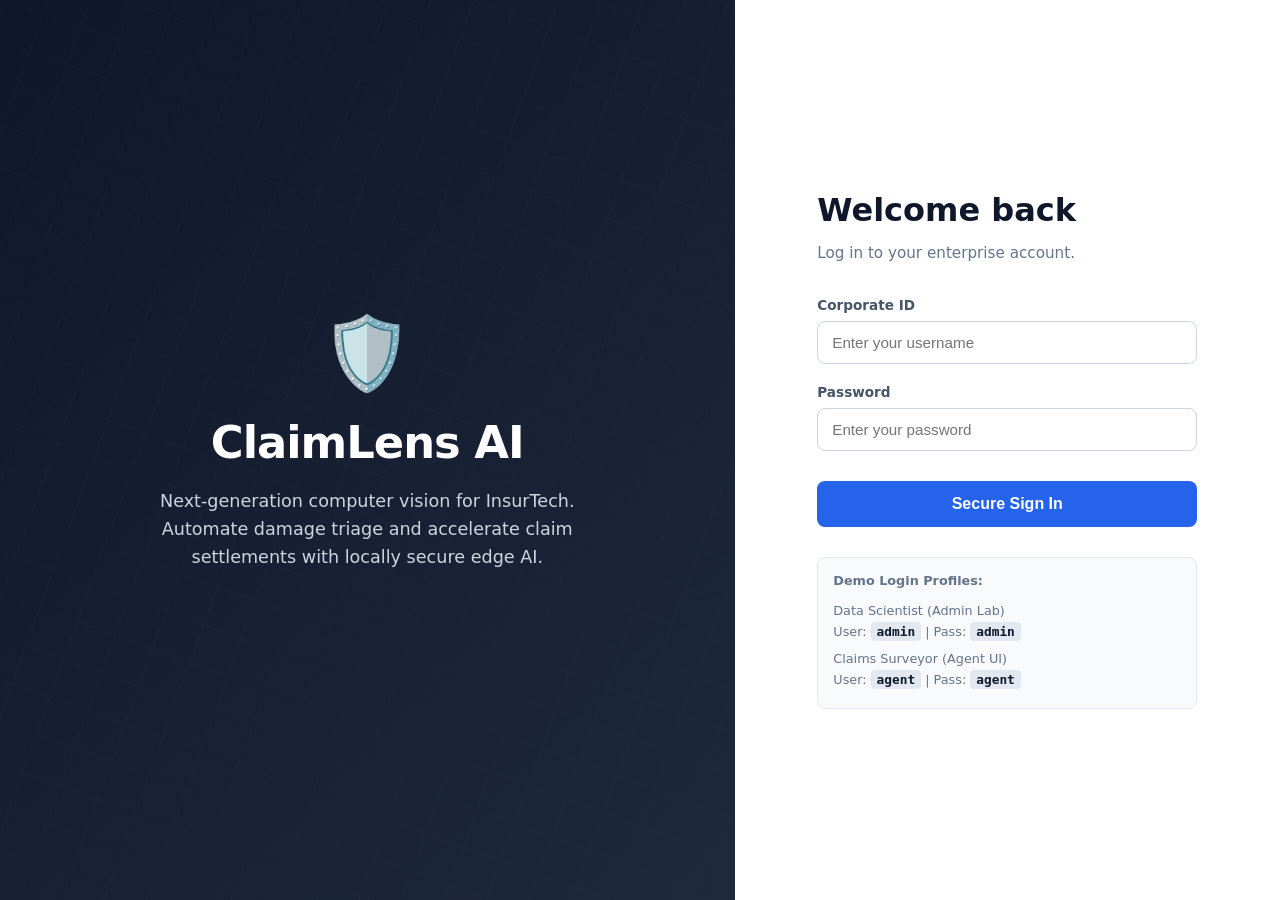
<file: login.html>
<!DOCTYPE html>
<html lang="en">
<head>
  <meta charset="UTF-8">
  <meta name="viewport" content="width=device-width, initial-scale=1.0">
  <title>Login - ClaimLens AI</title>
  <style>
    body {
      margin: 0;
      font-family: 'Segoe UI', system-ui, sans-serif;
      display: flex;
      height: 100vh;
      background-color: #f8fafc;
    }
    
    .split-left {
      flex: 1.2;
      background: linear-gradient(135deg, #0f172a 0%, #1e293b 100%);
      display: flex;
      flex-direction: column;
      justify-content: center;
      align-items: center;
      color: white;
      padding: 40px;
      text-align: center;
      position: relative;
      overflow: hidden;
    }

    /* Cool Background Pattern for the left side */
    .split-left::before {
      content: "";
      position: absolute;
      width: 200%;
      height: 200%;
      background-image: linear-gradient(#334155 1px, transparent 1px), linear-gradient(90deg, #334155 1px, transparent 1px);
      background-size: 40px 40px;
      opacity: 0.1;
      transform: rotate(20deg);
    }

    .hero-text { z-index: 1; max-width: 500px; }
    .logo-badge { font-size: 4.5rem; margin-bottom: 20px; animation: float 6s ease-in-out infinite; }
    .hero-text h2 { font-size: 2.8rem; margin: 0 0 16px 0; font-weight: 700; letter-spacing: -1px; }
    .hero-text p { font-size: 1.1rem; color: #cbd5e1; line-height: 1.6; }

    .split-right {
      flex: 1;
      display: flex;
      justify-content: center;
      align-items: center;
      background: white;
    }

    .login-container {
      width: 100%;
      max-width: 380px;
      padding: 40px;
    }

    .login-container h1 { font-size: 2rem; margin: 0 0 8px; color: #0f172a; }
    .login-container p.sub { color: #64748b; margin-bottom: 35px; font-size: 0.95rem; }

    .input-grp { margin-bottom: 20px; }
    .input-grp label { display: block; font-size: 0.85rem; font-weight: 600; color: #475569; margin-bottom: 8px; }
    .input-grp input { 
      width: 100%; 
      padding: 12px 14px; 
      border: 1px solid #cbd5e1; 
      border-radius: 8px; 
      font-size: 0.95rem; 
      color: #1e293b; 
      box-sizing: border-box; 
      outline: none; 
      transition: all 0.2s; 
    }
    .input-grp input:focus { border-color: #2563eb; box-shadow: 0 0 0 4px rgba(37, 99, 235, 0.1); }

    .btn { 
      width: 100%; 
      padding: 14px; 
      background: #2563eb; 
      color: white; 
      border: none; 
      border-radius: 8px; 
      font-size: 1rem; 
      font-weight: 600; 
      cursor: pointer; 
      transition: background 0.2s; 
      margin-top: 10px; 
    }
    .btn:hover { background: #1d4ed8; }
    
    .error-msg { color: #ef4444; font-size: 0.85rem; margin-top: 12px; display: none; text-align: center; background: #fef2f2; padding: 10px; border-radius: 6px; border: 1px solid #fee2e2; }

    .demo-creds { 
      margin-top: 30px; 
      padding: 15px; 
      background: #f8fafc; 
      border-radius: 8px; 
      border: 1px solid #e2e8f0; 
      font-size: 0.8rem; 
      color: #64748b; 
    }
    .demo-creds div { margin-bottom: 6px; }
    .demo-creds span { font-family: monospace; background: #e2e8f0; padding: 2px 6px; border-radius: 4px; font-weight: 600; color: #0f172a; }

    @keyframes float {
      0% { transform: translateY(0px); }
      50% { transform: translateY(-10px); }
      100% { transform: translateY(0px); }
    }

    @media (max-width: 800px) {
      body { flex-direction: column; }
      .split-left { flex: none; padding: 60px 20px; }
      .split-right { align-items: flex-start; padding-top: 40px; }
    }
  </style>
</head>
<body>

  <!-- Left Branding Pane -->
  <div class="split-left">
    <div class="hero-text">
      <div class="logo-badge">🛡️</div>
      <h2>ClaimLens AI</h2>
      <p>Next-generation computer vision for InsurTech. <br>Automate damage triage and accelerate claim settlements with locally secure edge AI.</p>
    </div>
  </div>

  <!-- Right Login Pane -->
  <div class="split-right">
    <div class="login-container">
      <h1>Welcome back</h1>
      <p class="sub">Log in to your enterprise account.</p>

      <div class="input-grp">
        <label for="username">Corporate ID</label>
        <input type="text" id="username" placeholder="Enter your username" autocomplete="off">
      </div>

      <div class="input-grp">
        <label for="password">Password</label>
        <input type="password" id="password" placeholder="Enter your password">
      </div>

      <button class="btn" id="loginBtn">Secure Sign In</button>
      <div class="error-msg" id="errorMsg">Incorrect username or password.</div>

      <!-- Demo Credentials Reference -->
      <div class="demo-creds">
        <strong>Demo Login Profiles:</strong><br><br>
        <div>Data Scientist (Admin Lab)</div>
        <div style="margin-bottom: 12px;">User: <span>admin</span> | Pass: <span>admin</span></div>
        
        <div>Claims Surveyor (Agent UI)</div>
        <div>User: <span>agent</span> | Pass: <span>agent</span></div>
      </div>
    </div>
  </div>

  <script>
    document.getElementById('loginBtn').addEventListener('click', () => {
      const u = document.getElementById('username').value.trim().toLowerCase();
      const p = document.getElementById('password').value.trim();
      const err = document.getElementById('errorMsg');

      if (u === 'admin' && p === 'admin') {
        err.style.display = 'none';
        window.location.href = 'index.html'; // Navigates to the Training Lab
      } 
      else if (u === 'agent' && p === 'agent') {
        err.style.display = 'none';
        window.location.href = 'agent.html'; // Navigates to the Surveyor Dashboard (will build next)
      } 
      else {
        err.style.display = 'block';
        setTimeout(() => err.style.display = 'none', 3000); // hide after 3 sec
      }
    });

    // Enter key support
    document.addEventListener('keypress', function (e) {
      if (e.key === 'Enter') {
        document.getElementById('loginBtn').click();
      }
    });
  </script>

</body>
</html>
</file>
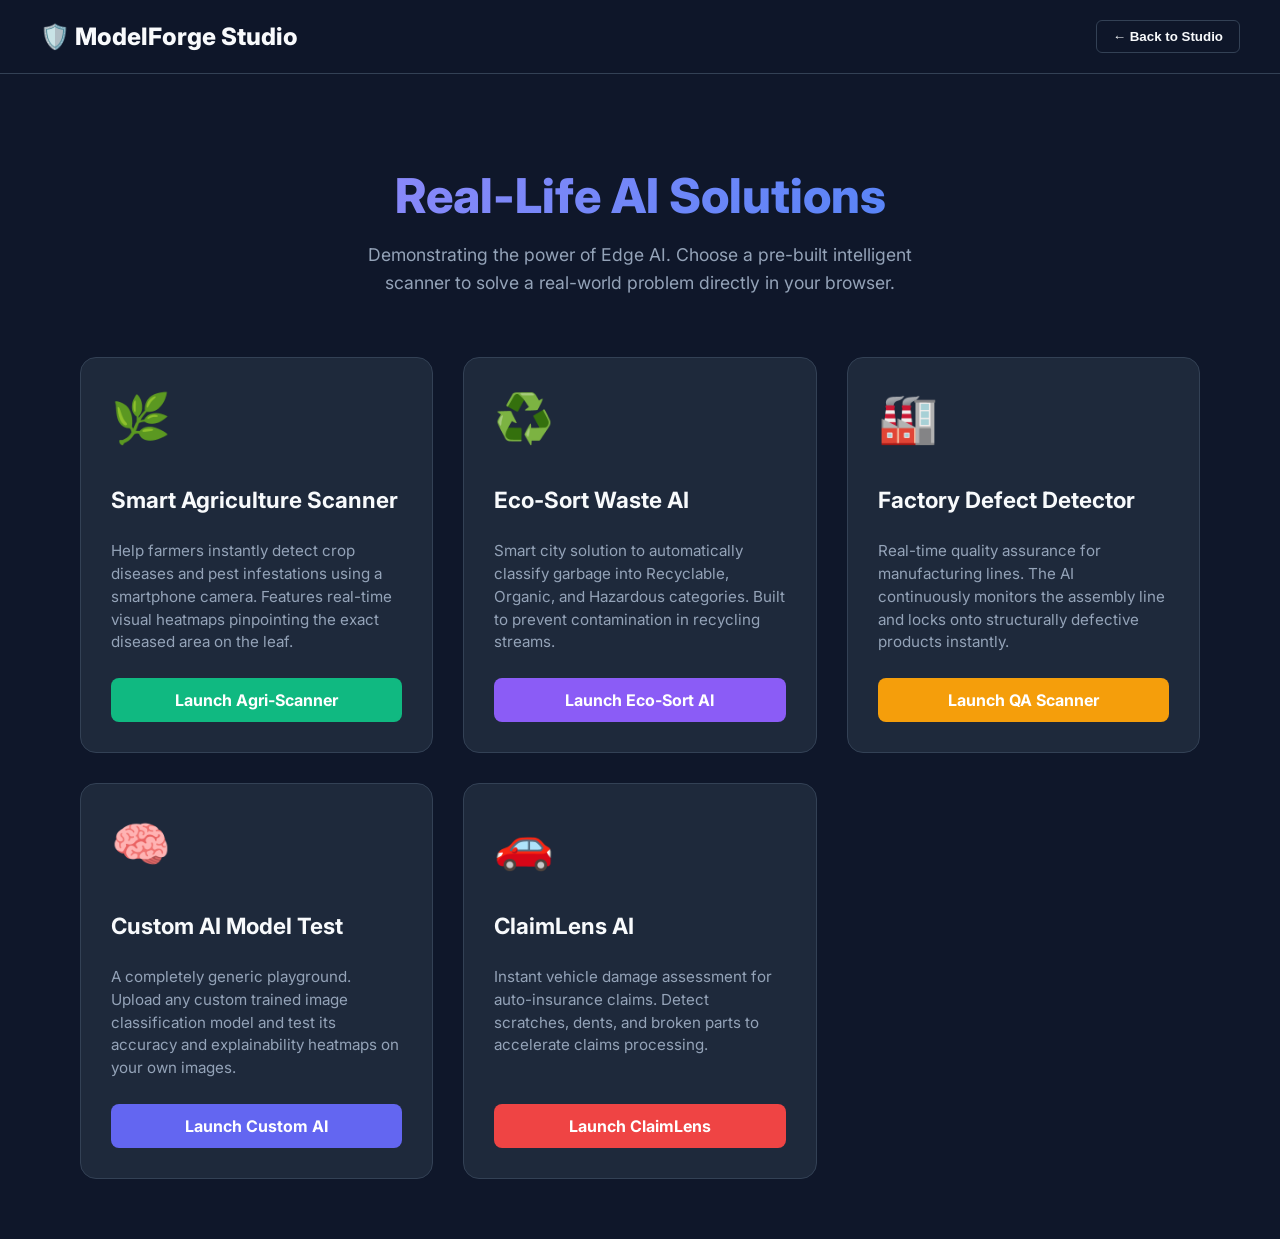
<file: showcase.html>
<!DOCTYPE html>
<html lang="en">
<head>
  <meta charset="UTF-8">
  <meta name="viewport" content="width=device-width, initial-scale=1.0">
  <title>ModelForge - Real-Life Solutions</title>
  <link rel="manifest" href="manifest.json">
  <meta name="theme-color" content="#0f172a">
  <link rel="apple-touch-icon" href="icon.svg">
  <link href="https://fonts.googleapis.com/css2?family=Inter:wght@400;500;600;700;800&display=swap" rel="stylesheet">
  <style>
    :root {
      --bg: #0f172a;
      --card: #1e293b;
      --primary: #8b5cf6;
      --primary-hover: #7c3aed;
      --text: #f8fafc;
      --text-muted: #94a3b8;
      --border: #334155;
    }
    body {
      background: var(--bg);
      color: var(--text);
      font-family: 'Inter', sans-serif;
      margin: 0;
      padding: 0;
      min-height: 100vh;
      display: flex;
      flex-direction: column;
    }
    header {
      padding: 20px 40px;
      border-bottom: 1px solid var(--border);
      display: flex;
      justify-content: space-between;
      align-items: center;
      background: rgba(15, 23, 42, 0.9);
      backdrop-filter: blur(10px);
      position: sticky;
      top: 0;
      z-index: 10;
    }
    .brand { font-size: 1.5rem; font-weight: 800; display: flex; align-items: center; gap: 10px; cursor: pointer; }
    .btn-back { background: transparent; border: 1px solid var(--border); color: var(--text); padding: 8px 16px; border-radius: 6px; cursor: pointer; font-weight: 600; transition: all 0.2s; }
    .btn-back:hover { background: var(--border); color: white; }
    
    main { padding: 60px 40px; max-width: 1200px; margin: 0 auto; width: 100%; box-sizing: border-box; }
    .hero { text-align: center; margin-bottom: 60px; }
    .hero h1 { font-size: 3rem; font-weight: 800; margin-bottom: 16px; background: linear-gradient(135deg, #a78bfa, #3b82f6); -webkit-background-clip: text; -webkit-text-fill-color: transparent; }
    .hero p { font-size: 1.1rem; color: var(--text-muted); max-width: 600px; margin: 0 auto; line-height: 1.6; }
    
    .grid { display: grid; grid-template-columns: repeat(auto-fit, minmax(320px, 1fr)); gap: 30px; }
    .card {
      background: var(--card);
      border: 1px solid var(--border);
      border-radius: 16px;
      padding: 30px;
      transition: transform 0.3s, box-shadow 0.3s;
      display: flex;
      flex-direction: column;
    }
    .card:hover { transform: translateY(-5px); box-shadow: 0 20px 40px -10px rgba(0,0,0,0.5); border-color: var(--primary); }
    .card-icon { font-size: 3rem; margin-bottom: 20px; }
    .card h2 { font-size: 1.4rem; margin-bottom: 12px; font-weight: 700; }
    .card p { color: var(--text-muted); line-height: 1.5; margin-bottom: 24px; flex-grow: 1; font-size: 0.95rem; }
    
    .btn-launch {
      background: var(--primary);
      color: white;
      border: none;
      padding: 12px 20px;
      border-radius: 8px;
      font-weight: 700;
      font-size: 1rem;
      cursor: pointer;
      transition: background 0.2s, transform 0.1s;
      width: 100%;
      text-align: center;
      text-decoration: none;
      display: inline-block;
      box-sizing: border-box;
    }
    .btn-launch:hover { background: var(--primary-hover); }
    .btn-launch:active { transform: scale(0.98); }
    .btn-launch.agri { background: #10b981; } .btn-launch.agri:hover { background: #059669; }
    .btn-launch.factory { background: #f59e0b; } .btn-launch.factory:hover { background: #d97706; }
    .btn-launch.claim { background: #ef4444; } .btn-launch.claim:hover { background: #dc2626; }
  </style>
</head>
<body>

  <header>
    <div class="brand" onclick="window.location.href='index.html'">🛡️ ModelForge Studio</div>
    <nav class="nav">
    <button class="btn btn-sm" id="install-pwa-btn" style="display:none; background: #10b981; color: white; border: none; font-weight: 700; box-shadow: 0 4px 6px -1px rgba(16, 185, 129, 0.3); padding: 8px 16px; border-radius: 6px; cursor: pointer; margin-right: 10px;">📥 Install App</button>
    <button class="btn-back" onclick="window.location.href='index.html'">← Back to Studio</button>
  </nav>
  </header>

  <main>
    <div class="hero">
      <h1>Real-Life AI Solutions</h1>
      <p>Demonstrating the power of Edge AI. Choose a pre-built intelligent scanner to solve a real-world problem directly in your browser.</p>
    </div>

    <div class="grid">
      
      <!-- Card 1: Agriculture -->
      <div class="card">
        <div class="card-icon">🌿</div>
        <h2>Smart Agriculture Scanner</h2>
        <p>Help farmers instantly detect crop diseases and pest infestations using a smartphone camera. Features real-time visual heatmaps pinpointing the exact diseased area on the leaf.</p>
        <a href="agri-scanner.html" class="btn-launch agri">Launch Agri-Scanner</a>
      </div>

      <!-- Card 2: Waste Management -->
      <div class="card">
        <div class="card-icon">♻️</div>
        <h2>Eco-Sort Waste AI</h2>
        <p>Smart city solution to automatically classify garbage into Recyclable, Organic, and Hazardous categories. Built to prevent contamination in recycling streams.</p>
        <a href="waste-scanner.html" class="btn-launch">Launch Eco-Sort AI</a>
      </div>

      <!-- Card 3: Manufacturing Defect -->
      <div class="showcase-card card">
        <div class="card-icon">🏭</div>
        <h2>Factory Defect Detector</h2>
        <p>Real-time quality assurance for manufacturing lines. The AI continuously monitors the assembly line and locks onto structurally defective products instantly.</p>
        <a href="qa-scanner.html" class="btn-launch factory">Launch QA Scanner</a>
      </div>

      <!-- Card 4: Generic / Custom -->
      <div class="showcase-card card">
        <div class="card-icon">🧠</div>
        <h2>Custom AI Model Test</h2>
        <p>A completely generic playground. Upload any custom trained image classification model and test its accuracy and explainability heatmaps on your own images.</p>
        <a href="custom-scanner.html" class="btn-launch" style="background:#6366f1; color:white; border:none;">Launch Custom AI</a>
      </div>

      <!-- Card 5: Vehicle Damage -->
      <div class="showcase-card card">
        <div class="card-icon">🚗</div>
        <h2>ClaimLens AI</h2>
        <p>Instant vehicle damage assessment for auto-insurance claims. Detect scratches, dents, and broken parts to accelerate claims processing.</p>
        <a href="claim-scanner.html" class="btn-launch claim">Launch ClaimLens</a>
      </div>

    </div>
  </main>

  <script>
    if ('serviceWorker' in navigator) {
      window.addEventListener('load', () => {
        navigator.serviceWorker.register('sw.js');
      });
    }
  </script>
  <script>
    // PWA Install Logic
    let deferredPrompt;
    const installBtn = document.getElementById('install-pwa-btn');

    window.addEventListener('beforeinstallprompt', (e) => {
      e.preventDefault();
      deferredPrompt = e;
      if (installBtn) installBtn.style.display = 'inline-block';
    });

    if (installBtn) {
      installBtn.addEventListener('click', async () => {
        if (deferredPrompt) {
          deferredPrompt.prompt();
          const { outcome } = await deferredPrompt.userChoice;
          if (outcome === 'accepted') {
            installBtn.style.display = 'none';
          }
          deferredPrompt = null;
        }
      });
    }

    window.addEventListener('appinstalled', () => {
      if (installBtn) installBtn.style.display = 'none';
    });

    // Register Service Worker
    if ('serviceWorker' in navigator) {
      window.addEventListener('load', () => {
        navigator.serviceWorker.register('sw.js');
      });
    }
  </script>
</body>
</html>
</file>
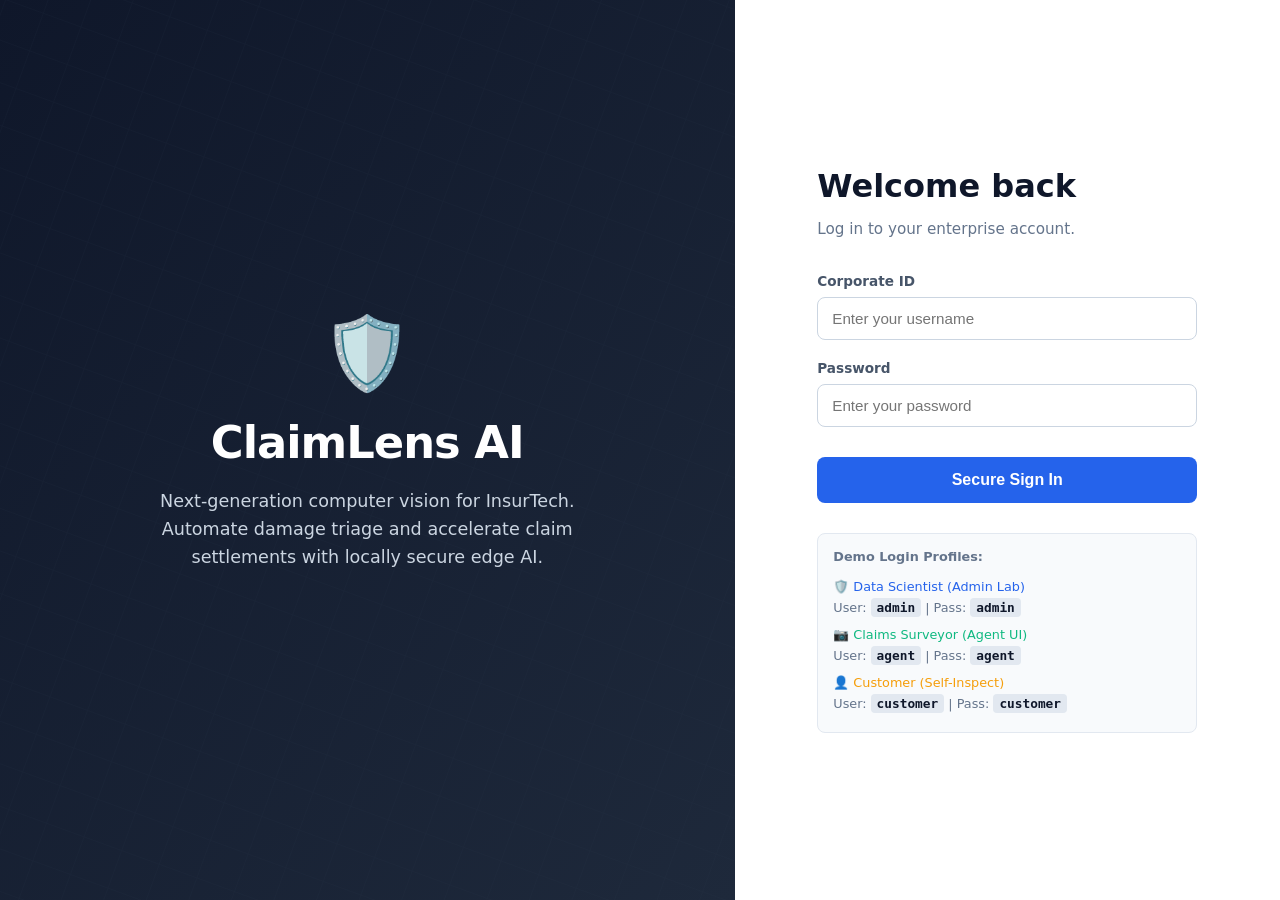
<file: frontend/login.html>
<!DOCTYPE html>
<html lang="en">
<head>
  <meta charset="UTF-8">
  <meta name="viewport" content="width=device-width, initial-scale=1.0">
  <title>Login - ClaimLens AI</title>
  <style>
    body {
      margin: 0;
      font-family: 'Segoe UI', system-ui, sans-serif;
      display: flex;
      height: 100vh;
      background-color: #f8fafc;
    }
    
    .split-left {
      flex: 1.2;
      background: linear-gradient(135deg, #0f172a 0%, #1e293b 100%);
      display: flex;
      flex-direction: column;
      justify-content: center;
      align-items: center;
      color: white;
      padding: 40px;
      text-align: center;
      position: relative;
      overflow: hidden;
    }

    /* Cool Background Pattern for the left side */
    .split-left::before {
      content: "";
      position: absolute;
      width: 200%;
      height: 200%;
      background-image: linear-gradient(#334155 1px, transparent 1px), linear-gradient(90deg, #334155 1px, transparent 1px);
      background-size: 40px 40px;
      opacity: 0.1;
      transform: rotate(20deg);
    }

    .hero-text { z-index: 1; max-width: 500px; }
    .logo-badge { font-size: 4.5rem; margin-bottom: 20px; animation: float 6s ease-in-out infinite; }
    .hero-text h2 { font-size: 2.8rem; margin: 0 0 16px 0; font-weight: 700; letter-spacing: -1px; }
    .hero-text p { font-size: 1.1rem; color: #cbd5e1; line-height: 1.6; }

    .split-right {
      flex: 1;
      display: flex;
      justify-content: center;
      align-items: center;
      background: white;
    }

    .login-container {
      width: 100%;
      max-width: 380px;
      padding: 40px;
    }

    .login-container h1 { font-size: 2rem; margin: 0 0 8px; color: #0f172a; }
    .login-container p.sub { color: #64748b; margin-bottom: 35px; font-size: 0.95rem; }

    .input-grp { margin-bottom: 20px; }
    .input-grp label { display: block; font-size: 0.85rem; font-weight: 600; color: #475569; margin-bottom: 8px; }
    .input-grp input { 
      width: 100%; 
      padding: 12px 14px; 
      border: 1px solid #cbd5e1; 
      border-radius: 8px; 
      font-size: 0.95rem; 
      color: #1e293b; 
      box-sizing: border-box; 
      outline: none; 
      transition: all 0.2s; 
    }
    .input-grp input:focus { border-color: #2563eb; box-shadow: 0 0 0 4px rgba(37, 99, 235, 0.1); }

    .btn { 
      width: 100%; 
      padding: 14px; 
      background: #2563eb; 
      color: white; 
      border: none; 
      border-radius: 8px; 
      font-size: 1rem; 
      font-weight: 600; 
      cursor: pointer; 
      transition: background 0.2s; 
      margin-top: 10px; 
    }
    .btn:hover { background: #1d4ed8; }
    
    .error-msg { color: #ef4444; font-size: 0.85rem; margin-top: 12px; display: none; text-align: center; background: #fef2f2; padding: 10px; border-radius: 6px; border: 1px solid #fee2e2; }

    .demo-creds { 
      margin-top: 30px; 
      padding: 15px; 
      background: #f8fafc; 
      border-radius: 8px; 
      border: 1px solid #e2e8f0; 
      font-size: 0.8rem; 
      color: #64748b; 
    }
    .demo-creds div { margin-bottom: 6px; }
    .demo-creds span { font-family: monospace; background: #e2e8f0; padding: 2px 6px; border-radius: 4px; font-weight: 600; color: #0f172a; }

    @keyframes float {
      0% { transform: translateY(0px); }
      50% { transform: translateY(-10px); }
      100% { transform: translateY(0px); }
    }

    @media (max-width: 800px) {
      body { flex-direction: column; }
      .split-left { flex: none; padding: 60px 20px; }
      .split-right { align-items: flex-start; padding-top: 40px; }
    }
  </style>
</head>
<body>

  <!-- Left Branding Pane -->
  <div class="split-left">
    <div class="hero-text">
      <div class="logo-badge">🛡️</div>
      <h2>ClaimLens AI</h2>
      <p>Next-generation computer vision for InsurTech. <br>Automate damage triage and accelerate claim settlements with locally secure edge AI.</p>
    </div>
  </div>

  <!-- Right Login Pane -->
  <div class="split-right">
    <div class="login-container">
      <h1>Welcome back</h1>
      <p class="sub">Log in to your enterprise account.</p>

      <div class="input-grp">
        <label for="username">Corporate ID</label>
        <input type="text" id="username" placeholder="Enter your username" autocomplete="off">
      </div>

      <div class="input-grp">
        <label for="password">Password</label>
        <input type="password" id="password" placeholder="Enter your password">
      </div>

      <button class="btn" id="loginBtn">Secure Sign In</button>
      <div class="error-msg" id="errorMsg">Incorrect username or password.</div>

      <!-- Demo Credentials Reference -->
      <div class="demo-creds">
        <strong>Demo Login Profiles:</strong><br><br>
        <div style="color: #2563eb;">🛡️ Data Scientist (Admin Lab)</div>
        <div style="margin-bottom: 12px;">User: <span>admin</span> | Pass: <span>admin</span></div>
        
        <div style="color: #10b981;">📷 Claims Surveyor (Agent UI)</div>
        <div style="margin-bottom: 12px;">User: <span>agent</span> | Pass: <span>agent</span></div>

        <div style="color: #f59e0b;">👤 Customer (Self-Inspect)</div>
        <div>User: <span>customer</span> | Pass: <span>customer</span></div>
      </div>
    </div>
  </div>

  <script>
    document.getElementById('loginBtn').addEventListener('click', () => {
      const u = document.getElementById('username').value.trim().toLowerCase();
      const p = document.getElementById('password').value.trim();
      const err = document.getElementById('errorMsg');

      if (u === 'admin' && p === 'admin') {
        err.style.display = 'none';
        window.location.href = 'index.html'; // Navigates to the Training Lab
      } 
      else if (u === 'agent' && p === 'agent') {
        err.style.display = 'none';
        window.location.href = 'agent.html'; // Navigates to the Surveyor Dashboard
      } 
      else if (u === 'customer' && p === 'customer') {
        err.style.display = 'none';
        window.location.href = 'customer-link.html'; // Navigates to the Customer Zero-Trust flow
      }
      else {
        err.style.display = 'block';
        setTimeout(() => err.style.display = 'none', 3000); // hide after 3 sec
      }
    });

    // Enter key support
    document.addEventListener('keypress', function (e) {
      if (e.key === 'Enter') {
        document.getElementById('loginBtn').click();
      }
    });
  </script>

</body>
</html>
</file>
